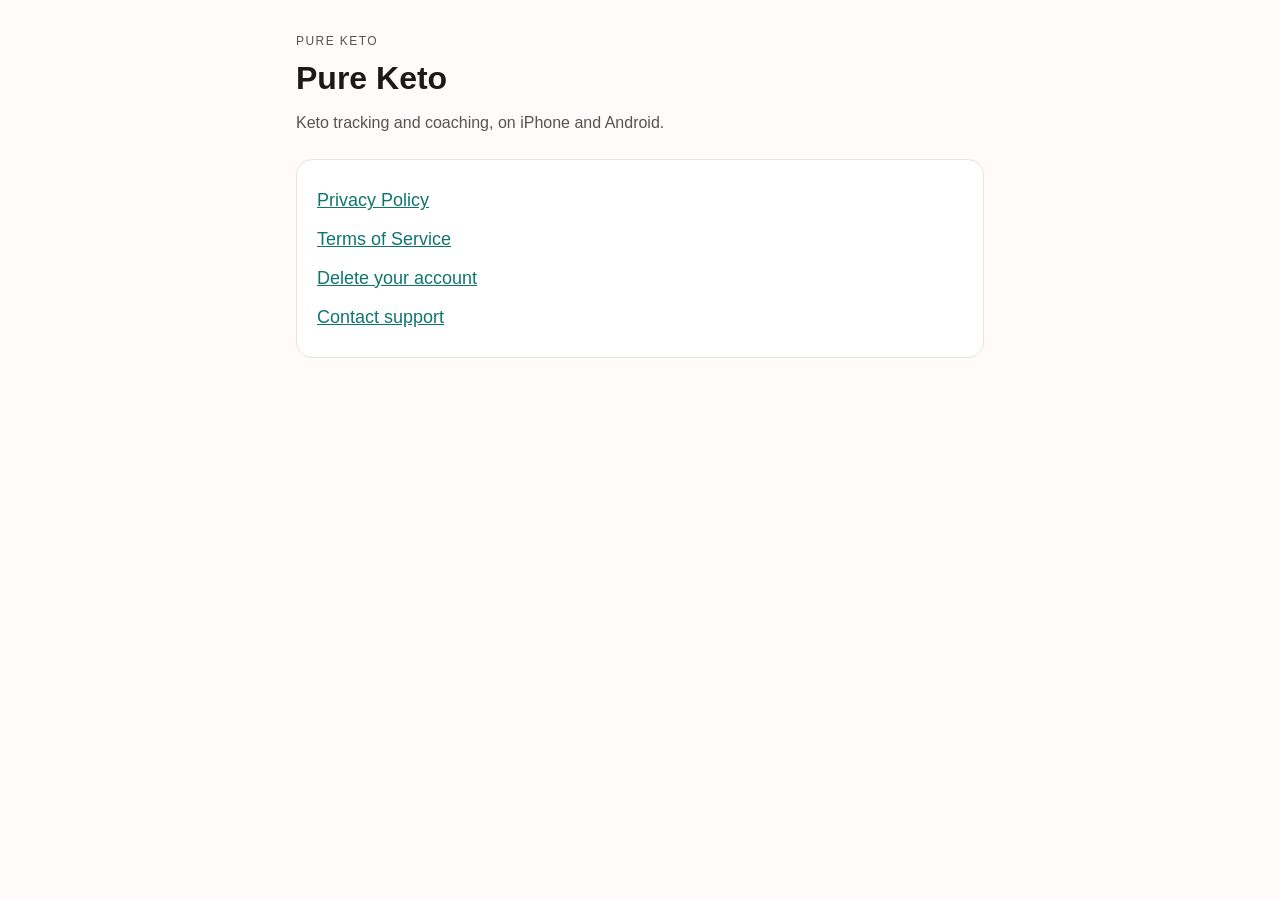
<file: index.html>
<!doctype html>
<!-- Pure Keto public site (2026-09-29): the pages the app stores link to. -->
<html lang="en">
<head>
<meta charset="utf-8">
<meta name="viewport" content="width=device-width, initial-scale=1">
<title>Pure Keto</title>
<meta name="description" content="Pure Keto: keto tracking and coaching.">
<link rel="stylesheet" href="style.css">
</head>
<body>
<main>
<p class="kicker">Pure Keto</p>
<h1>Pure Keto</h1>
<p class="lead">Keto tracking and coaching, on iPhone and Android.</p>
<section>
<ul class="links">
<li><a href="privacy.html">Privacy Policy</a></li>
<li><a href="terms.html">Terms of Service</a></li>
<li><a href="delete-account.html">Delete your account</a></li>
<li><a href="mailto:support@lifteddigitalmedia.com">Contact support</a></li>
</ul>
</section>
</main>
</body>
</html>
</file>
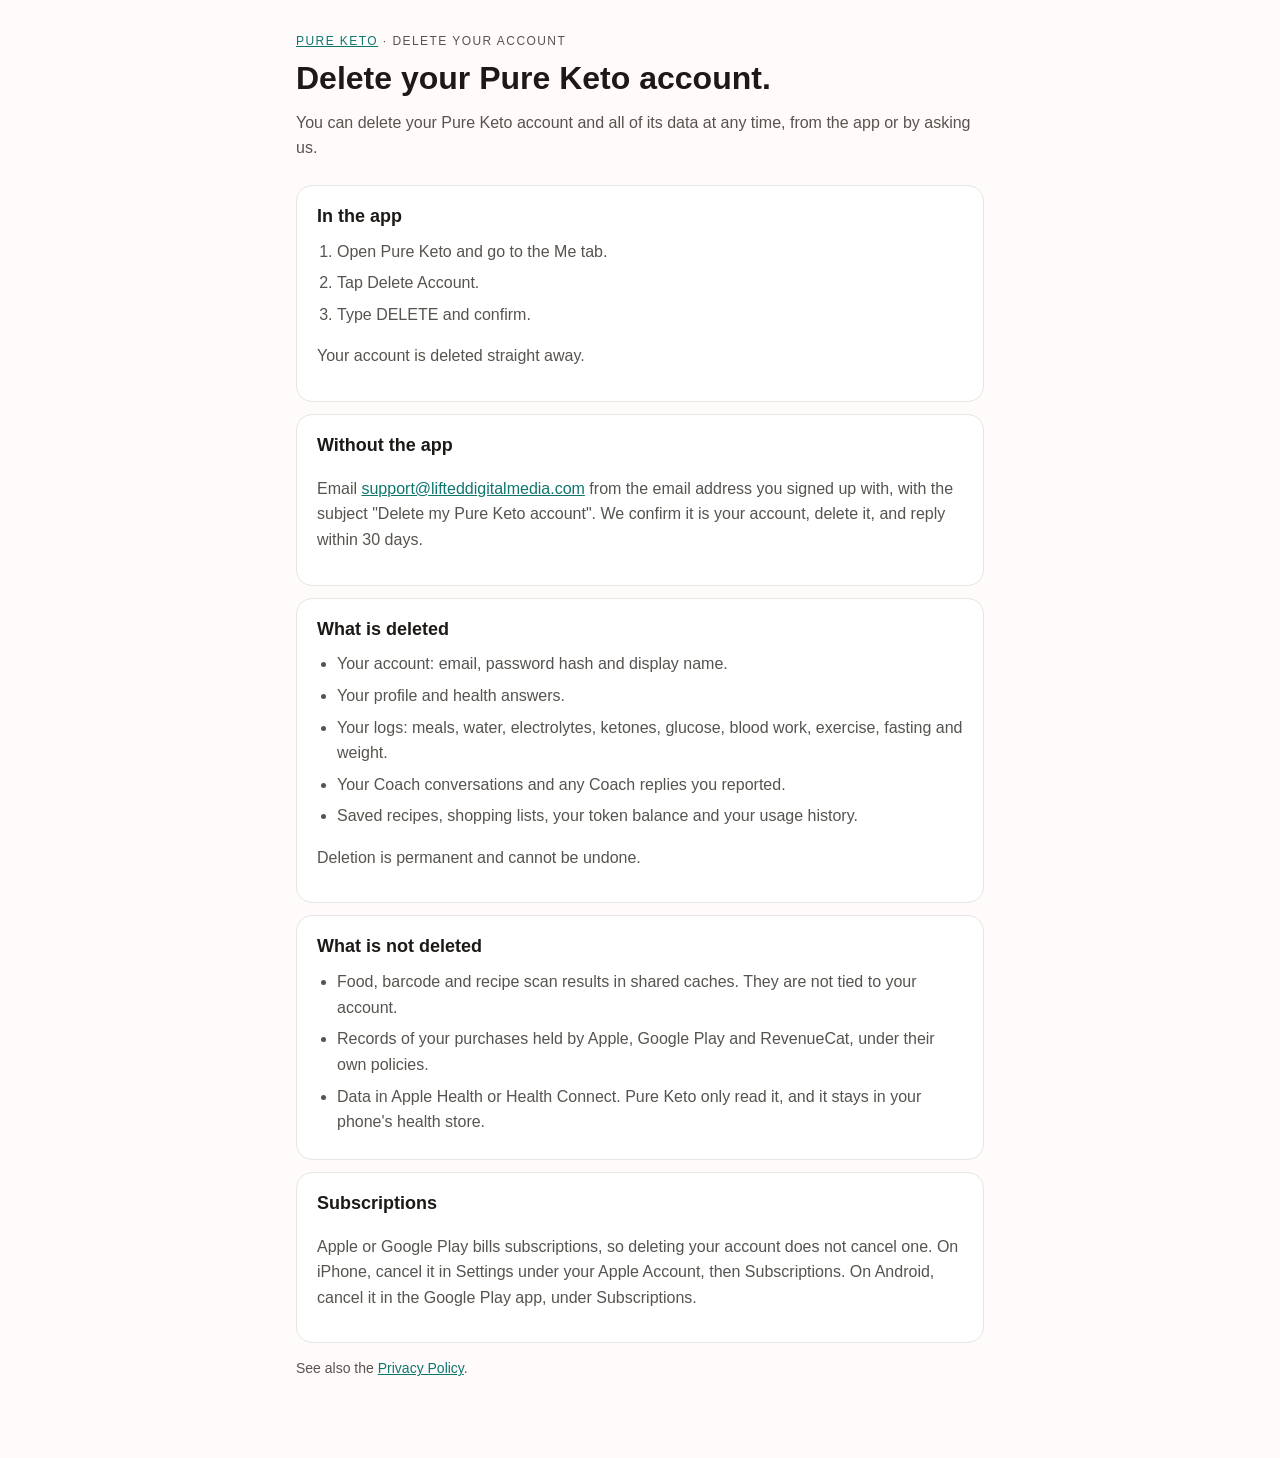
<file: delete-account.html>
<!doctype html>
<!--
  Account deletion request page (2026-09-29). Google Play requires a web
  link where people can ask for their account and data to be deleted
  without reinstalling the app, naming the app, the steps, and what is
  deleted or kept (support.google.com/googleplay/android-developer/answer/13327111).
  The in-app path matches app/settings/delete-account.tsx (type DELETE) and
  supabase/functions/delete-account (auth.admin.deleteUser, which cascades
  to every table keyed to the profile).
-->
<html lang="en">
<head>
<meta charset="utf-8">
<meta name="viewport" content="width=device-width, initial-scale=1">
<title>Delete Your Account · Pure Keto</title>
<meta name="description" content="How to delete your Pure Keto account and data.">
<link rel="stylesheet" href="style.css">
</head>
<body>
<main>
<p class="kicker"><a href="./">Pure Keto</a> · Delete your account</p>
<h1>Delete your Pure Keto account.</h1>
<p class="lead">You can delete your Pure Keto account and all of its data at any time, from the app or by asking us.</p>

<section>
<h2>In the app</h2>
<ol>
<li>Open Pure Keto and go to the Me tab.</li>
<li>Tap Delete Account.</li>
<li>Type DELETE and confirm.</li>
</ol>
<p>Your account is deleted straight away.</p>
</section>

<section>
<h2>Without the app</h2>
<p>Email <a href="mailto:support@lifteddigitalmedia.com?subject=Delete%20my%20Pure%20Keto%20account">support@lifteddigitalmedia.com</a> from the email address you signed up with, with the subject "Delete my Pure Keto account". We confirm it is your account, delete it, and reply within 30 days.</p>
</section>

<section>
<h2>What is deleted</h2>
<ul>
<li>Your account: email, password hash and display name.</li>
<li>Your profile and health answers.</li>
<li>Your logs: meals, water, electrolytes, ketones, glucose, blood work, exercise, fasting and weight.</li>
<li>Your Coach conversations and any Coach replies you reported.</li>
<li>Saved recipes, shopping lists, your token balance and your usage history.</li>
</ul>
<p>Deletion is permanent and cannot be undone.</p>
</section>

<section>
<h2>What is not deleted</h2>
<ul>
<li>Food, barcode and recipe scan results in shared caches. They are not tied to your account.</li>
<li>Records of your purchases held by Apple, Google Play and RevenueCat, under their own policies.</li>
<li>Data in Apple Health or Health Connect. Pure Keto only read it, and it stays in your phone's health store.</li>
</ul>
</section>

<section>
<h2>Subscriptions</h2>
<p>Apple or Google Play bills subscriptions, so deleting your account does not cancel one. On iPhone, cancel it in Settings under your Apple Account, then Subscriptions. On Android, cancel it in the Google Play app, under Subscriptions.</p>
</section>

<p class="foot">See also the <a href="privacy.html">Privacy Policy</a>.</p>
</main>
</body>
</html>
</file>
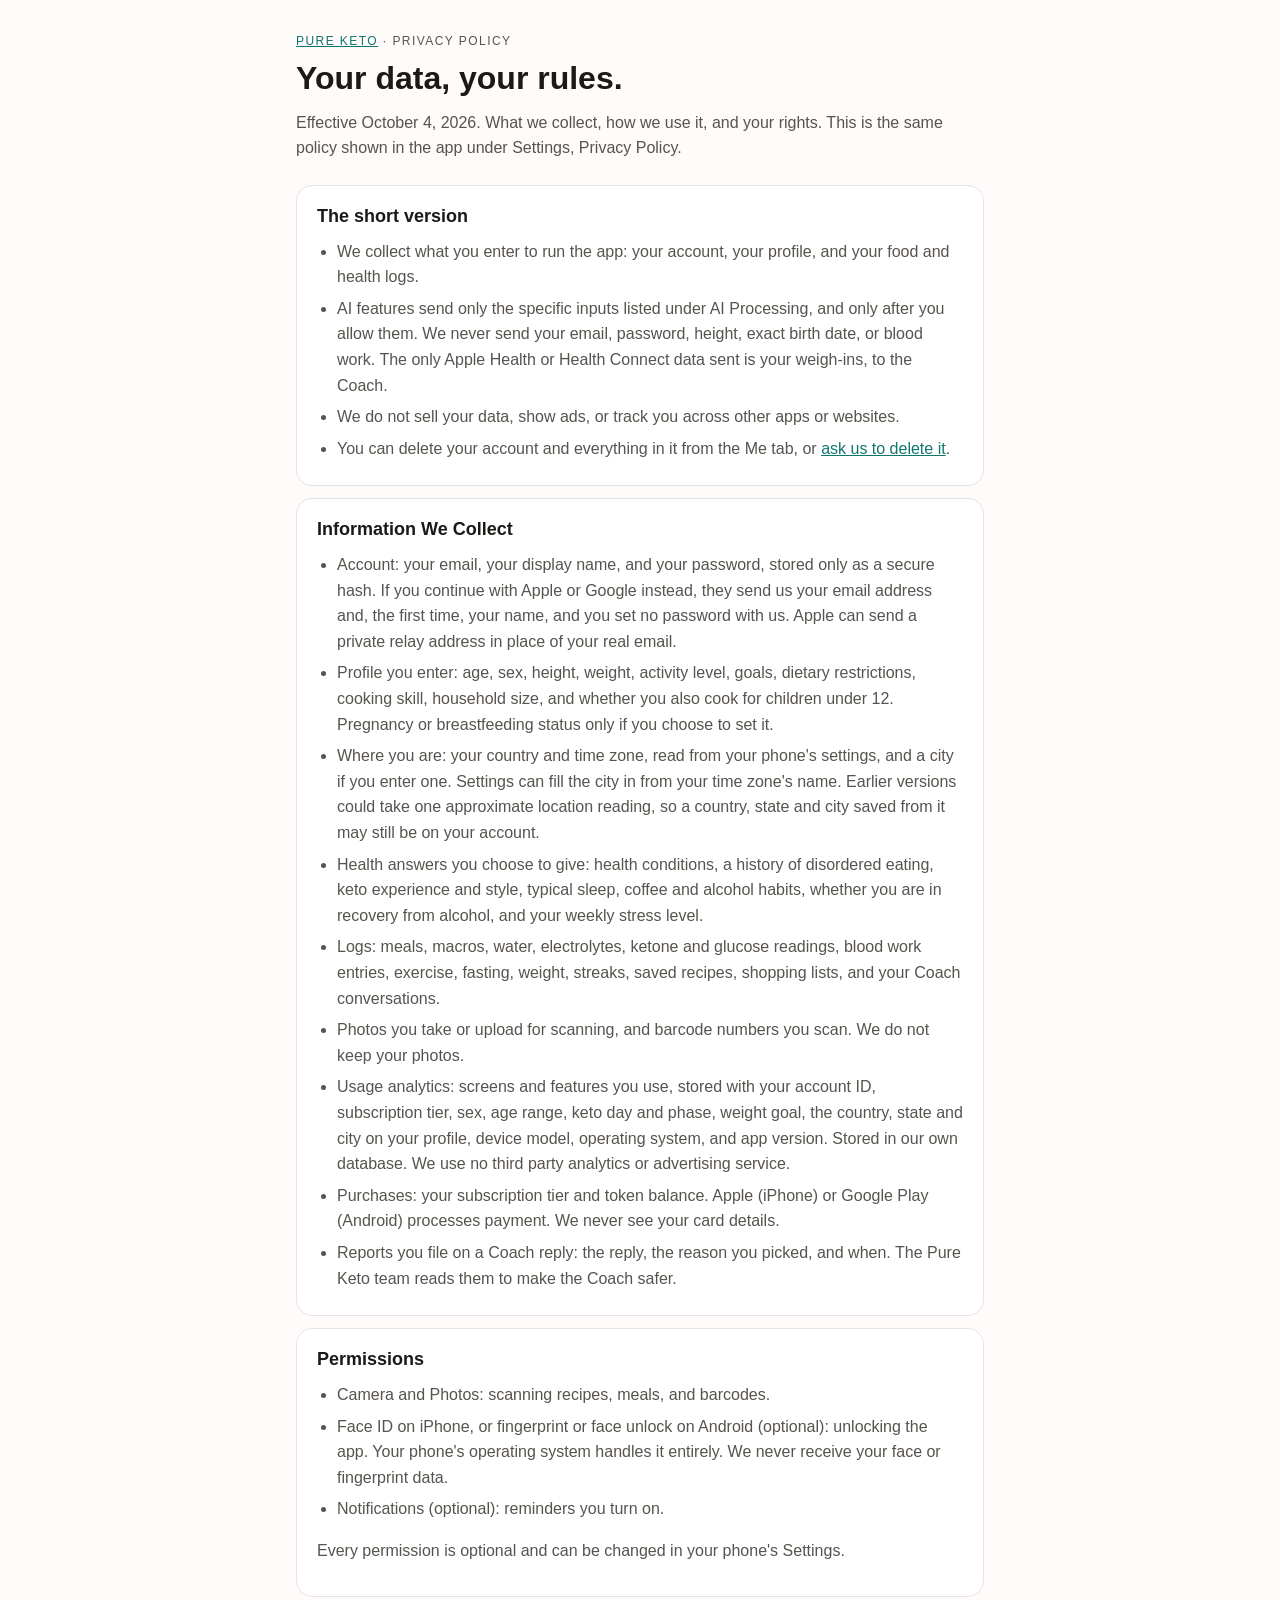
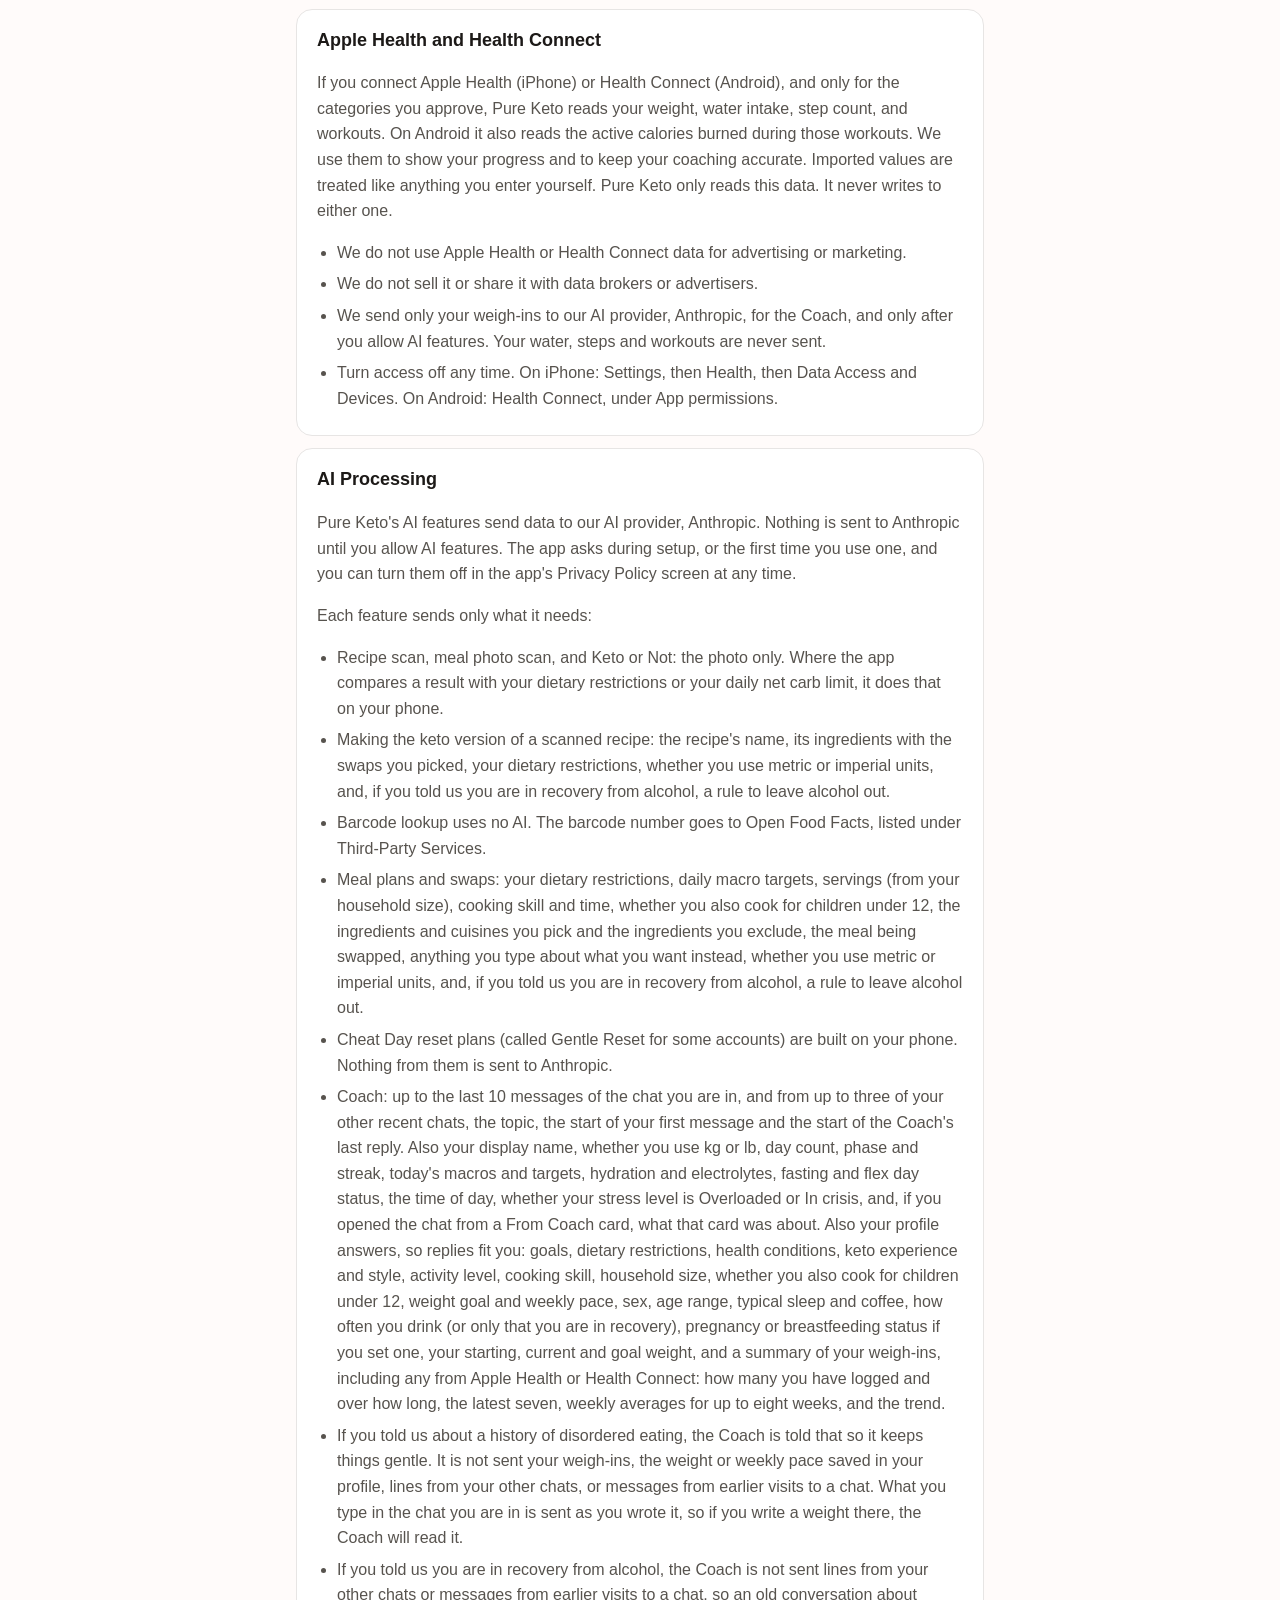
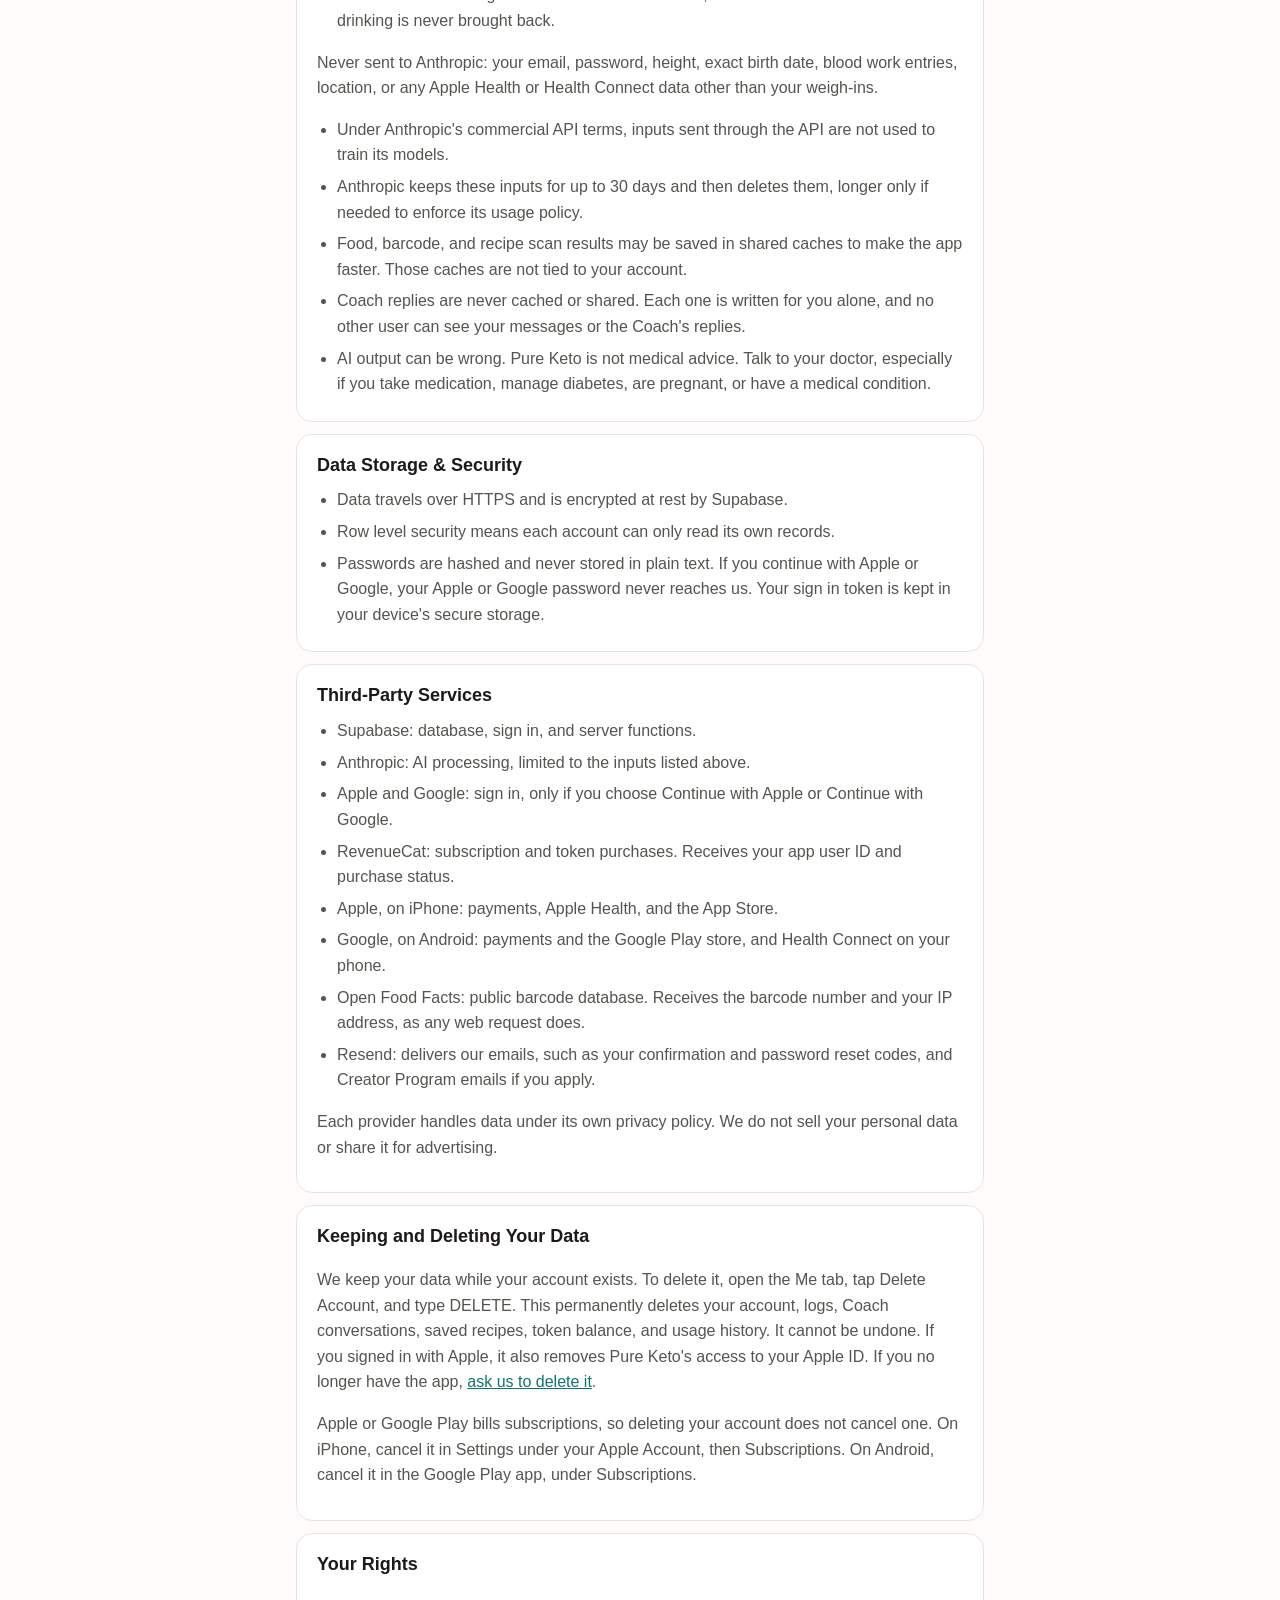
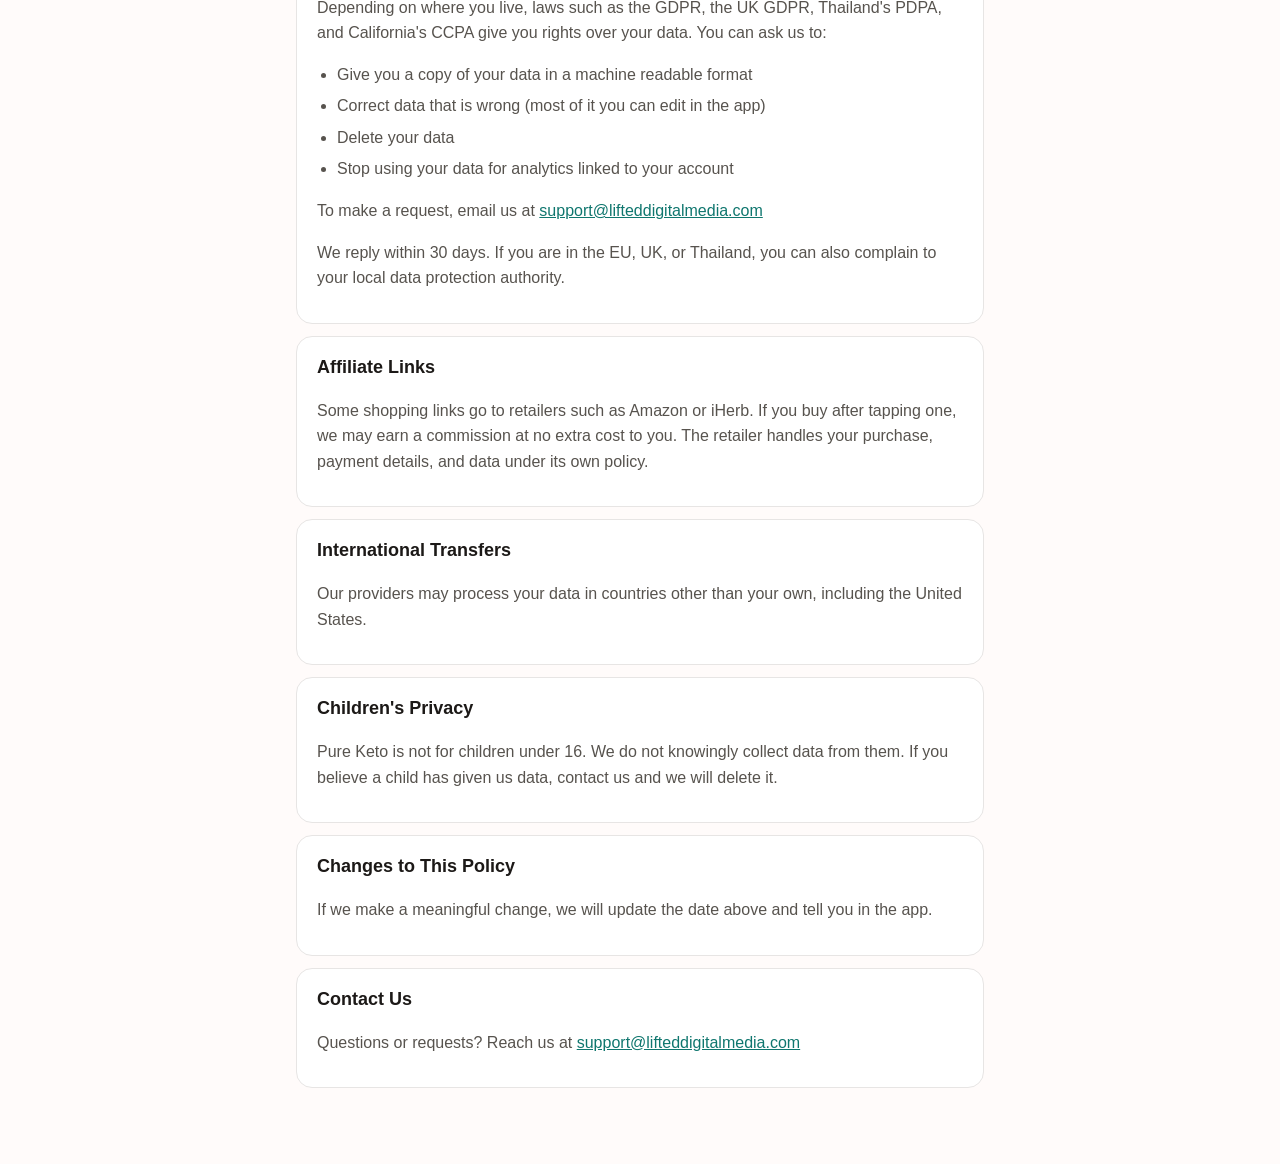
<file: privacy.html>
<!doctype html>
<!--
  Pure Keto privacy policy, public web version (2026-09-29).
  Google Play and the App Store both need this at a public URL. It says the
  same as the in-app policy (app/settings/privacy.tsx), written for both
  platforms at once: Apple Health on iPhone, Health Connect on Android.
  scripts/tests/website.test.mjs fails if a section of the in-app policy is
  missing here or the effective dates differ. Change both together.
-->
<html lang="en">
<head>
<meta charset="utf-8">
<meta name="viewport" content="width=device-width, initial-scale=1">
<title>Privacy Policy · Pure Keto</title>
<meta name="description" content="What Pure Keto collects, how it is used, and your rights.">
<link rel="stylesheet" href="style.css">
</head>
<body>
<main>
<p class="kicker"><a href="./">Pure Keto</a> · Privacy Policy</p>
<h1>Your data, your rules.</h1>
<p class="lead">Effective <span id="effective">October 4, 2026</span>. What we collect, how we use it, and your rights. This is the same policy shown in the app under Settings, Privacy Policy.</p>

<section>
<h2>The short version</h2>
<ul>
<li>We collect what you enter to run the app: your account, your profile, and your food and health logs.</li>
<li>AI features send only the specific inputs listed under AI Processing, and only after you allow them. We never send your email, password, height, exact birth date, or blood work. The only Apple Health or Health Connect data sent is your weigh-ins, to the Coach.</li>
<li>We do not sell your data, show ads, or track you across other apps or websites.</li>
<li>You can delete your account and everything in it from the Me tab, or <a href="delete-account.html">ask us to delete it</a>.</li>
</ul>
</section>

<section>
<h2>Information We Collect</h2>
<ul>
<li>Account: your email, your display name, and your password, stored only as a secure hash. If you continue with Apple or Google instead, they send us your email address and, the first time, your name, and you set no password with us. Apple can send a private relay address in place of your real email.</li>
<li>Profile you enter: age, sex, height, weight, activity level, goals, dietary restrictions, cooking skill, household size, and whether you also cook for children under 12. Pregnancy or breastfeeding status only if you choose to set it.</li>
<li>Where you are: your country and time zone, read from your phone's settings, and a city if you enter one. Settings can fill the city in from your time zone's name. Earlier versions could take one approximate location reading, so a country, state and city saved from it may still be on your account.</li>
<li>Health answers you choose to give: health conditions, a history of disordered eating, keto experience and style, typical sleep, coffee and alcohol habits, whether you are in recovery from alcohol, and your weekly stress level.</li>
<li>Logs: meals, macros, water, electrolytes, ketone and glucose readings, blood work entries, exercise, fasting, weight, streaks, saved recipes, shopping lists, and your Coach conversations.</li>
<li>Photos you take or upload for scanning, and barcode numbers you scan. We do not keep your photos.</li>
<li>Usage analytics: screens and features you use, stored with your account ID, subscription tier, sex, age range, keto day and phase, weight goal, the country, state and city on your profile, device model, operating system, and app version. Stored in our own database. We use no third party analytics or advertising service.</li>
<li>Purchases: your subscription tier and token balance. Apple (iPhone) or Google Play (Android) processes payment. We never see your card details.</li>
<li>Reports you file on a Coach reply: the reply, the reason you picked, and when. The Pure Keto team reads them to make the Coach safer.</li>
</ul>
</section>

<section>
<h2>Permissions</h2>
<ul>
<li>Camera and Photos: scanning recipes, meals, and barcodes.</li>
<li>Face ID on iPhone, or fingerprint or face unlock on Android (optional): unlocking the app. Your phone's operating system handles it entirely. We never receive your face or fingerprint data.</li>
<li>Notifications (optional): reminders you turn on.</li>
</ul>
<p>Every permission is optional and can be changed in your phone's Settings.</p>
</section>

<section>
<h2>Apple Health and Health Connect</h2>
<p>If you connect Apple Health (iPhone) or Health Connect (Android), and only for the categories you approve, Pure Keto reads your weight, water intake, step count, and workouts. On Android it also reads the active calories burned during those workouts. We use them to show your progress and to keep your coaching accurate. Imported values are treated like anything you enter yourself. Pure Keto only reads this data. It never writes to either one.</p>
<ul>
<li>We do not use Apple Health or Health Connect data for advertising or marketing.</li>
<li>We do not sell it or share it with data brokers or advertisers.</li>
<li>We send only your weigh-ins to our AI provider, Anthropic, for the Coach, and only after you allow AI features. Your water, steps and workouts are never sent.</li>
<li>Turn access off any time. On iPhone: Settings, then Health, then Data Access and Devices. On Android: Health Connect, under App permissions.</li>
</ul>
</section>

<section>
<h2>AI Processing</h2>
<p>Pure Keto's AI features send data to our AI provider, Anthropic. Nothing is sent to Anthropic until you allow AI features. The app asks during setup, or the first time you use one, and you can turn them off in the app's Privacy Policy screen at any time.</p>
<p>Each feature sends only what it needs:</p>
<ul>
<li>Recipe scan, meal photo scan, and Keto or Not: the photo only. Where the app compares a result with your dietary restrictions or your daily net carb limit, it does that on your phone.</li>
<li>Making the keto version of a scanned recipe: the recipe's name, its ingredients with the swaps you picked, your dietary restrictions, whether you use metric or imperial units, and, if you told us you are in recovery from alcohol, a rule to leave alcohol out.</li>
<li>Barcode lookup uses no AI. The barcode number goes to Open Food Facts, listed under Third-Party Services.</li>
<li>Meal plans and swaps: your dietary restrictions, daily macro targets, servings (from your household size), cooking skill and time, whether you also cook for children under 12, the ingredients and cuisines you pick and the ingredients you exclude, the meal being swapped, anything you type about what you want instead, whether you use metric or imperial units, and, if you told us you are in recovery from alcohol, a rule to leave alcohol out.</li>
<li>Cheat Day reset plans (called Gentle Reset for some accounts) are built on your phone. Nothing from them is sent to Anthropic.</li>
<li>Coach: up to the last 10 messages of the chat you are in, and from up to three of your other recent chats, the topic, the start of your first message and the start of the Coach's last reply. Also your display name, whether you use kg or lb, day count, phase and streak, today's macros and targets, hydration and electrolytes, fasting and flex day status, the time of day, whether your stress level is Overloaded or In crisis, and, if you opened the chat from a From Coach card, what that card was about. Also your profile answers, so replies fit you: goals, dietary restrictions, health conditions, keto experience and style, activity level, cooking skill, household size, whether you also cook for children under 12, weight goal and weekly pace, sex, age range, typical sleep and coffee, how often you drink (or only that you are in recovery), pregnancy or breastfeeding status if you set one, your starting, current and goal weight, and a summary of your weigh-ins, including any from Apple Health or Health Connect: how many you have logged and over how long, the latest seven, weekly averages for up to eight weeks, and the trend.</li>
<li>If you told us about a history of disordered eating, the Coach is told that so it keeps things gentle. It is not sent your weigh-ins, the weight or weekly pace saved in your profile, lines from your other chats, or messages from earlier visits to a chat. What you type in the chat you are in is sent as you wrote it, so if you write a weight there, the Coach will read it.</li>
<li>If you told us you are in recovery from alcohol, the Coach is not sent lines from your other chats or messages from earlier visits to a chat, so an old conversation about drinking is never brought back.</li>
</ul>
<p>Never sent to Anthropic: your email, password, height, exact birth date, blood work entries, location, or any Apple Health or Health Connect data other than your weigh-ins.</p>
<ul>
<li>Under Anthropic's commercial API terms, inputs sent through the API are not used to train its models.</li>
<li>Anthropic keeps these inputs for up to 30 days and then deletes them, longer only if needed to enforce its usage policy.</li>
<li>Food, barcode, and recipe scan results may be saved in shared caches to make the app faster. Those caches are not tied to your account.</li>
<li>Coach replies are never cached or shared. Each one is written for you alone, and no other user can see your messages or the Coach's replies.</li>
<li>AI output can be wrong. Pure Keto is not medical advice. Talk to your doctor, especially if you take medication, manage diabetes, are pregnant, or have a medical condition.</li>
</ul>
</section>

<section>
<h2>Data Storage &amp; Security</h2>
<ul>
<li>Data travels over HTTPS and is encrypted at rest by Supabase.</li>
<li>Row level security means each account can only read its own records.</li>
<li>Passwords are hashed and never stored in plain text. If you continue with Apple or Google, your Apple or Google password never reaches us. Your sign in token is kept in your device's secure storage.</li>
</ul>
</section>

<section>
<h2>Third-Party Services</h2>
<ul>
<li>Supabase: database, sign in, and server functions.</li>
<li>Anthropic: AI processing, limited to the inputs listed above.</li>
<li>Apple and Google: sign in, only if you choose Continue with Apple or Continue with Google.</li>
<li>RevenueCat: subscription and token purchases. Receives your app user ID and purchase status.</li>
<li>Apple, on iPhone: payments, Apple Health, and the App Store.</li>
<li>Google, on Android: payments and the Google Play store, and Health Connect on your phone.</li>
<li>Open Food Facts: public barcode database. Receives the barcode number and your IP address, as any web request does.</li>
<li>Resend: delivers our emails, such as your confirmation and password reset codes, and Creator Program emails if you apply.</li>
</ul>
<p>Each provider handles data under its own privacy policy. We do not sell your personal data or share it for advertising.</p>
</section>

<section>
<h2>Keeping and Deleting Your Data</h2>
<p>We keep your data while your account exists. To delete it, open the Me tab, tap Delete Account, and type DELETE. This permanently deletes your account, logs, Coach conversations, saved recipes, token balance, and usage history. It cannot be undone. If you signed in with Apple, it also removes Pure Keto's access to your Apple ID. If you no longer have the app, <a href="delete-account.html">ask us to delete it</a>.</p>
<p>Apple or Google Play bills subscriptions, so deleting your account does not cancel one. On iPhone, cancel it in Settings under your Apple Account, then Subscriptions. On Android, cancel it in the Google Play app, under Subscriptions.</p>
</section>

<section>
<h2>Your Rights</h2>
<p>Depending on where you live, laws such as the GDPR, the UK GDPR, Thailand's PDPA, and California's CCPA give you rights over your data. You can ask us to:</p>
<ul>
<li>Give you a copy of your data in a machine readable format</li>
<li>Correct data that is wrong (most of it you can edit in the app)</li>
<li>Delete your data</li>
<li>Stop using your data for analytics linked to your account</li>
</ul>
<p>To make a request, email us at <a href="mailto:support@lifteddigitalmedia.com">support@lifteddigitalmedia.com</a></p>
<p>We reply within 30 days. If you are in the EU, UK, or Thailand, you can also complain to your local data protection authority.</p>
</section>

<section>
<h2>Affiliate Links</h2>
<p>Some shopping links go to retailers such as Amazon or iHerb. If you buy after tapping one, we may earn a commission at no extra cost to you. The retailer handles your purchase, payment details, and data under its own policy.</p>
</section>

<section>
<h2>International Transfers</h2>
<p>Our providers may process your data in countries other than your own, including the United States.</p>
</section>

<section>
<h2>Children's Privacy</h2>
<p>Pure Keto is not for children under 16. We do not knowingly collect data from them. If you believe a child has given us data, contact us and we will delete it.</p>
</section>

<section>
<h2>Changes to This Policy</h2>
<p>If we make a meaningful change, we will update the date above and tell you in the app.</p>
</section>

<section>
<h2>Contact Us</h2>
<p>Questions or requests? Reach us at <a href="mailto:support@lifteddigitalmedia.com">support@lifteddigitalmedia.com</a></p>
</section>
</main>
</body>
</html>
</file>
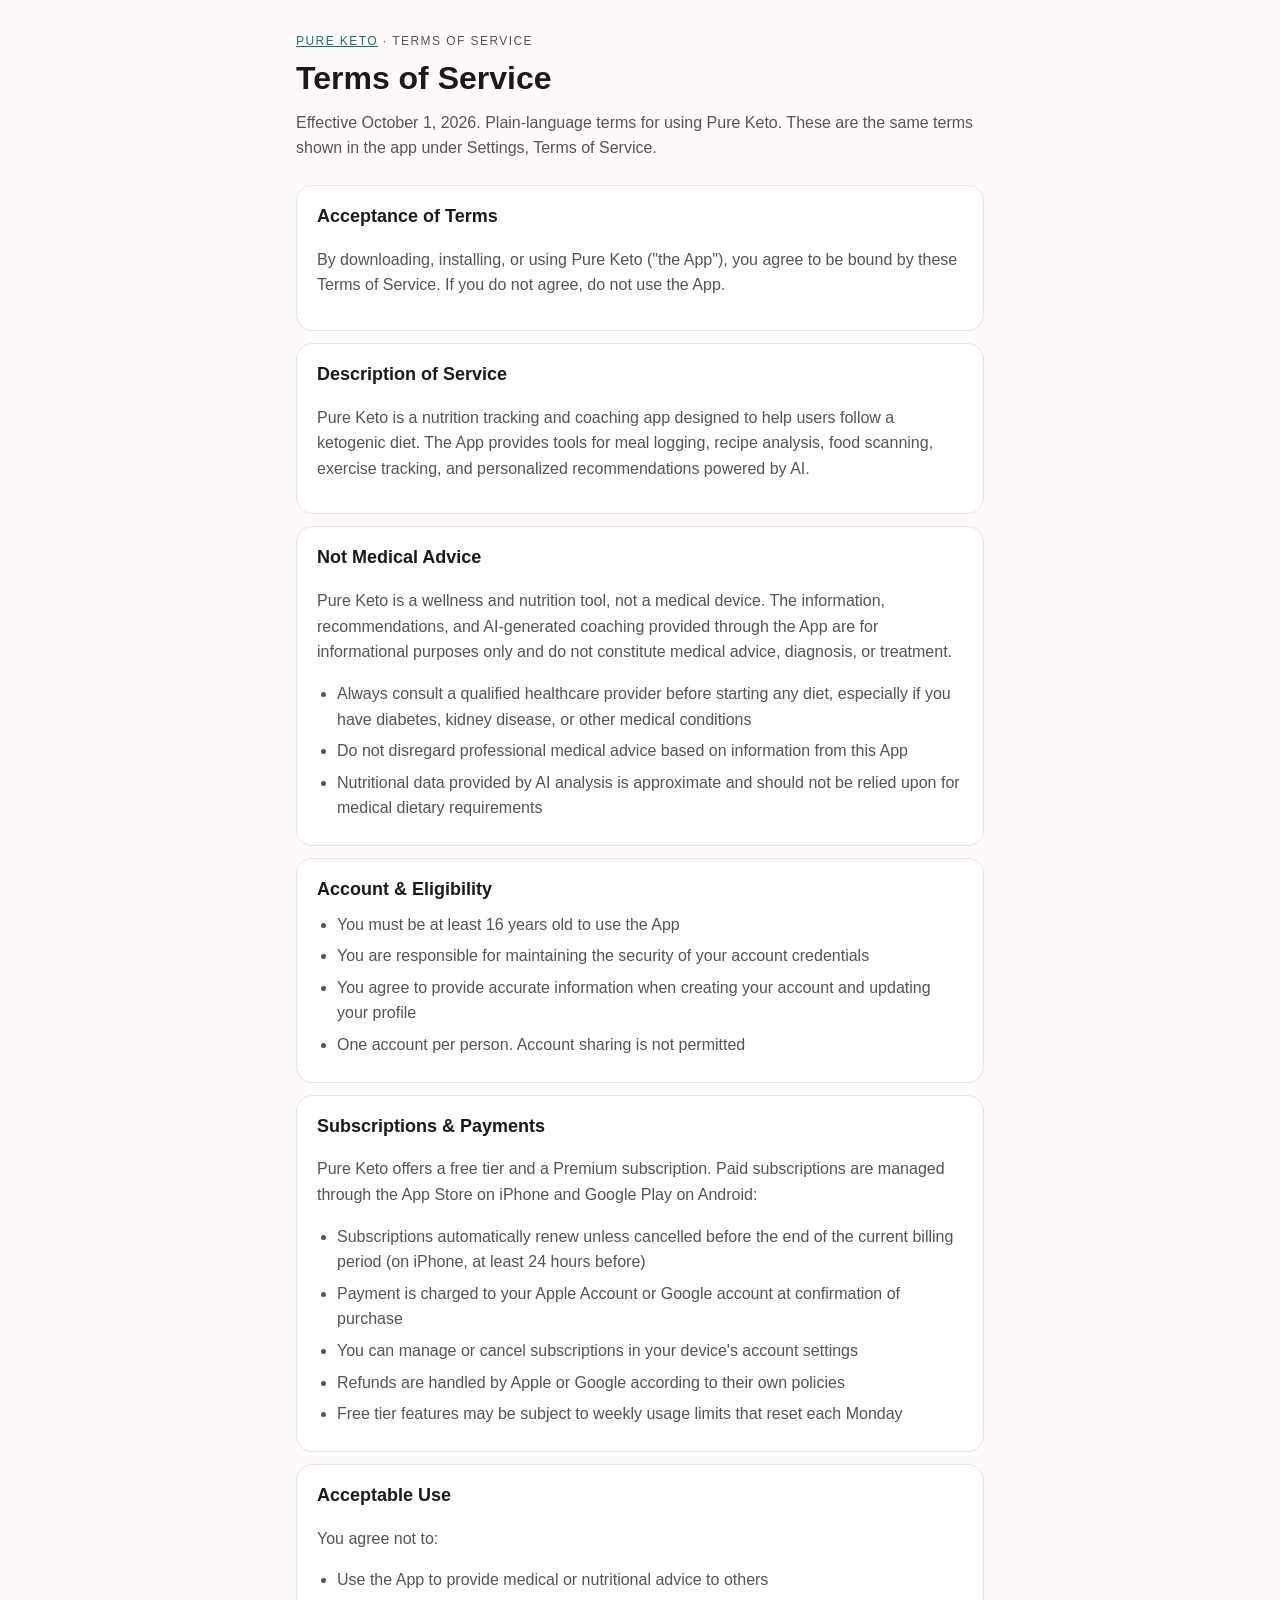
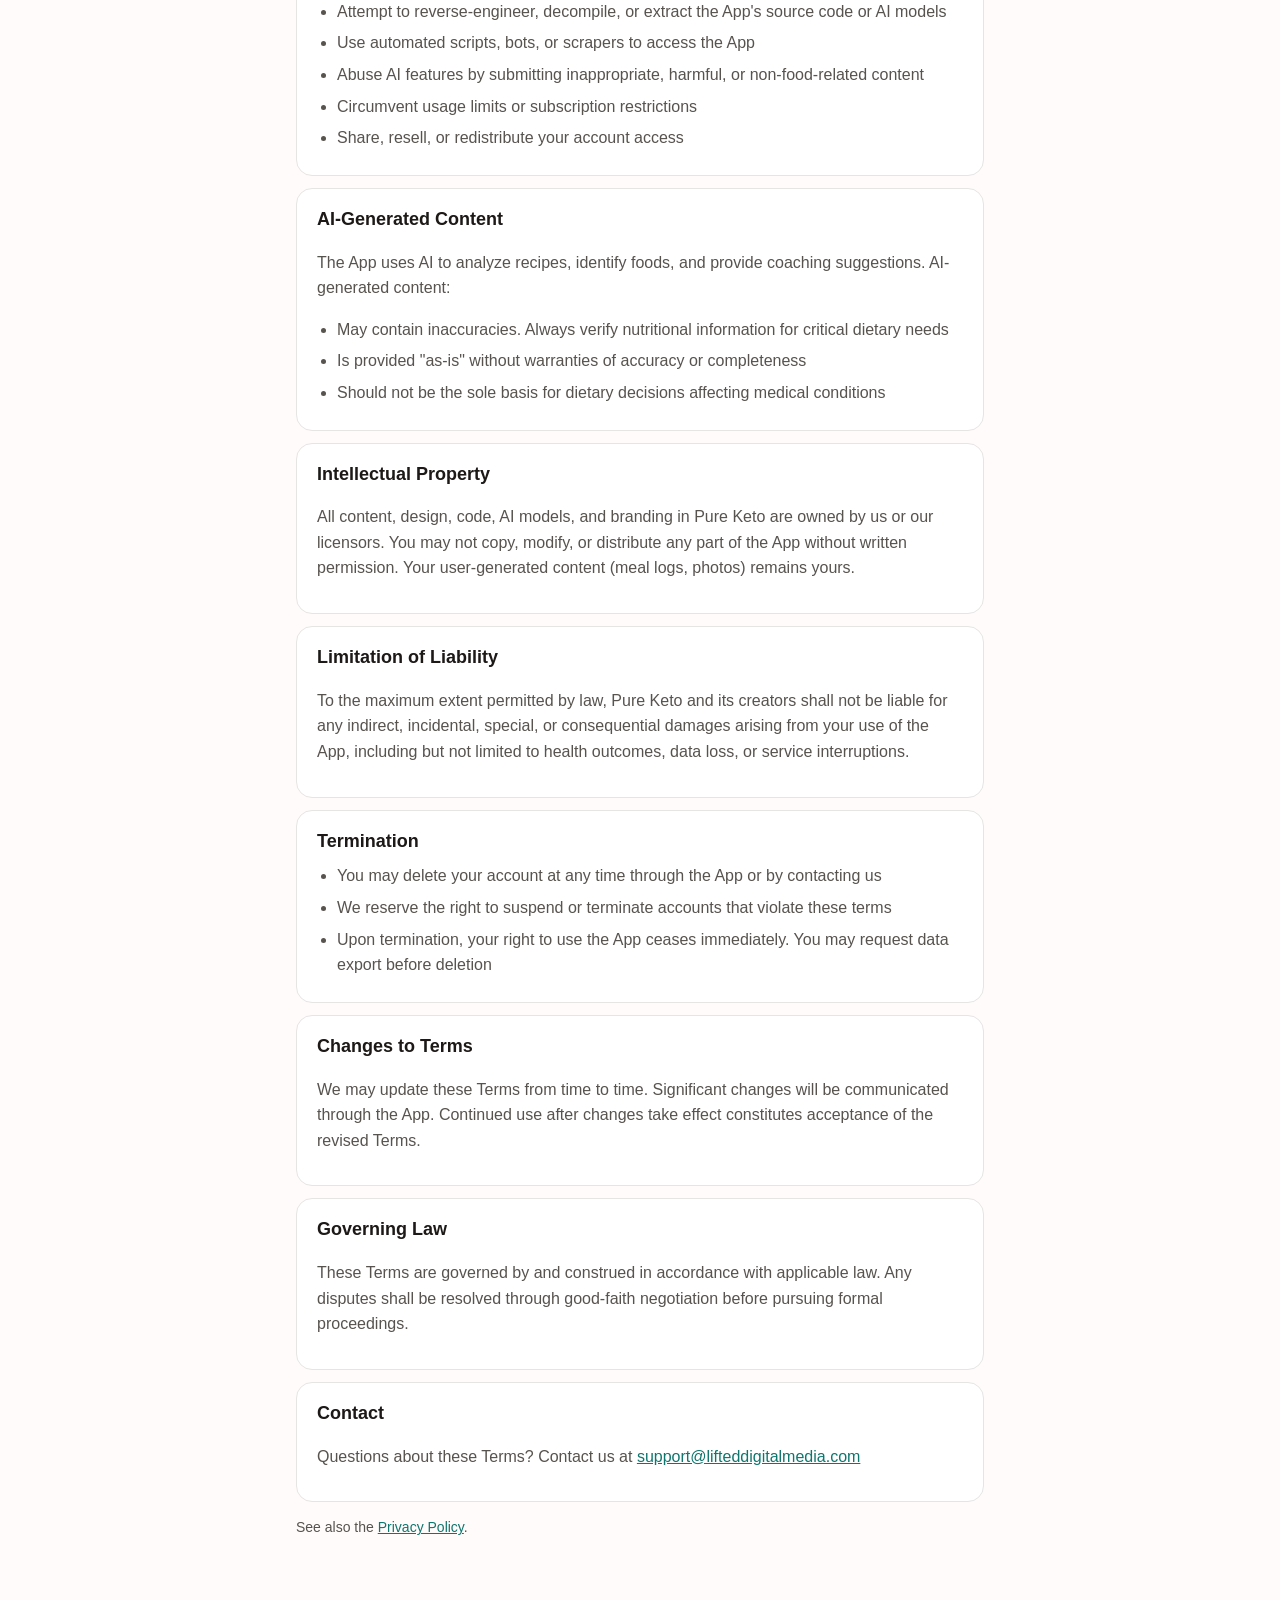
<file: terms.html>
<!doctype html>
<!--
  Pure Keto Terms of Service, public web version (2026-10-01).
  Apple: "your app and App Store metadata must include links to your Terms of
  Use and Privacy Policy" (developer.apple.com/app-store/subscriptions). This
  says the same as the in-app terms (app/settings/terms.tsx), written for both
  platforms at once. scripts/tests/website.test.mjs fails if a section of the
  in-app terms is missing here or the effective dates differ.
-->
<html lang="en">
<head>
<meta charset="utf-8">
<meta name="viewport" content="width=device-width, initial-scale=1">
<title>Terms of Service · Pure Keto</title>
<meta name="description" content="The terms for using Pure Keto.">
<link rel="stylesheet" href="style.css">
</head>
<body>
<main>
<p class="kicker"><a href="./">Pure Keto</a> · Terms of Service</p>
<h1>Terms of Service</h1>
<p class="lead">Effective <span id="effective">October 1, 2026</span>. Plain-language terms for using Pure Keto. These are the same terms shown in the app under Settings, Terms of Service.</p>

<section>
<h2>Acceptance of Terms</h2>
<p>By downloading, installing, or using Pure Keto ("the App"), you agree to be bound by these Terms of Service. If you do not agree, do not use the App.</p>
</section>

<section>
<h2>Description of Service</h2>
<p>Pure Keto is a nutrition tracking and coaching app designed to help users follow a ketogenic diet. The App provides tools for meal logging, recipe analysis, food scanning, exercise tracking, and personalized recommendations powered by AI.</p>
</section>

<section>
<h2>Not Medical Advice</h2>
<p>Pure Keto is a wellness and nutrition tool, not a medical device. The information, recommendations, and AI-generated coaching provided through the App are for informational purposes only and do not constitute medical advice, diagnosis, or treatment.</p>
<ul>
<li>Always consult a qualified healthcare provider before starting any diet, especially if you have diabetes, kidney disease, or other medical conditions</li>
<li>Do not disregard professional medical advice based on information from this App</li>
<li>Nutritional data provided by AI analysis is approximate and should not be relied upon for medical dietary requirements</li>
</ul>
</section>

<section>
<h2>Account &amp; Eligibility</h2>
<ul>
<li>You must be at least 16 years old to use the App</li>
<li>You are responsible for maintaining the security of your account credentials</li>
<li>You agree to provide accurate information when creating your account and updating your profile</li>
<li>One account per person. Account sharing is not permitted</li>
</ul>
</section>

<section>
<h2>Subscriptions &amp; Payments</h2>
<p>Pure Keto offers a free tier and a Premium subscription. Paid subscriptions are managed through the App Store on iPhone and Google Play on Android:</p>
<ul>
<li>Subscriptions automatically renew unless cancelled before the end of the current billing period (on iPhone, at least 24 hours before)</li>
<li>Payment is charged to your Apple Account or Google account at confirmation of purchase</li>
<li>You can manage or cancel subscriptions in your device's account settings</li>
<li>Refunds are handled by Apple or Google according to their own policies</li>
<li>Free tier features may be subject to weekly usage limits that reset each Monday</li>
</ul>
</section>

<section>
<h2>Acceptable Use</h2>
<p>You agree not to:</p>
<ul>
<li>Use the App to provide medical or nutritional advice to others</li>
<li>Attempt to reverse-engineer, decompile, or extract the App's source code or AI models</li>
<li>Use automated scripts, bots, or scrapers to access the App</li>
<li>Abuse AI features by submitting inappropriate, harmful, or non-food-related content</li>
<li>Circumvent usage limits or subscription restrictions</li>
<li>Share, resell, or redistribute your account access</li>
</ul>
</section>

<section>
<h2>AI-Generated Content</h2>
<p>The App uses AI to analyze recipes, identify foods, and provide coaching suggestions. AI-generated content:</p>
<ul>
<li>May contain inaccuracies. Always verify nutritional information for critical dietary needs</li>
<li>Is provided "as-is" without warranties of accuracy or completeness</li>
<li>Should not be the sole basis for dietary decisions affecting medical conditions</li>
</ul>
</section>

<section>
<h2>Intellectual Property</h2>
<p>All content, design, code, AI models, and branding in Pure Keto are owned by us or our licensors. You may not copy, modify, or distribute any part of the App without written permission. Your user-generated content (meal logs, photos) remains yours.</p>
</section>

<section>
<h2>Limitation of Liability</h2>
<p>To the maximum extent permitted by law, Pure Keto and its creators shall not be liable for any indirect, incidental, special, or consequential damages arising from your use of the App, including but not limited to health outcomes, data loss, or service interruptions.</p>
</section>

<section>
<h2>Termination</h2>
<ul>
<li>You may delete your account at any time through the App or by contacting us</li>
<li>We reserve the right to suspend or terminate accounts that violate these terms</li>
<li>Upon termination, your right to use the App ceases immediately. You may request data export before deletion</li>
</ul>
</section>

<section>
<h2>Changes to Terms</h2>
<p>We may update these Terms from time to time. Significant changes will be communicated through the App. Continued use after changes take effect constitutes acceptance of the revised Terms.</p>
</section>

<section>
<h2>Governing Law</h2>
<p>These Terms are governed by and construed in accordance with applicable law. Any disputes shall be resolved through good-faith negotiation before pursuing formal proceedings.</p>
</section>

<section>
<h2>Contact</h2>
<p>Questions about these Terms? Contact us at <a href="mailto:support@lifteddigitalmedia.com">support@lifteddigitalmedia.com</a></p>
</section>

<p class="foot">See also the <a href="privacy.html">Privacy Policy</a>.</p>
</main>
</body>
</html>
</file>
<file: style.css>
/* Pure Keto public pages. Light and dark follow the reader's setting. */
:root {
  --bg: #fffbfa;
  --surface: #ffffff;
  --text: #1c1917;
  --muted: #57534e;
  --border: #e7e5e4;
  --accent: #0f766e;
}
@media (prefers-color-scheme: dark) {
  :root {
    --bg: #0c0a09;
    --surface: #1c1917;
    --text: #fafaf9;
    --muted: #a8a29e;
    --border: #292524;
    --accent: #2dd4bf;
  }
}
* { box-sizing: border-box; }
body {
  margin: 0;
  background: var(--bg);
  color: var(--text);
  font: 16px/1.6 -apple-system, BlinkMacSystemFont, "Segoe UI", Roboto, sans-serif;
}
main { max-width: 720px; margin: 0 auto; padding: 32px 16px 64px; }
.kicker { font-size: 12px; letter-spacing: 0.12em; text-transform: uppercase; color: var(--muted); margin: 0 0 8px; }
h1 { font-size: 32px; line-height: 1.2; margin: 0 0 12px; }
.lead { color: var(--muted); margin: 0 0 24px; }
section {
  background: var(--surface);
  border: 1px solid var(--border);
  border-radius: 16px;
  padding: 16px 20px;
  margin: 0 0 12px;
}
h2 { font-size: 18px; margin: 0 0 8px; }
p, li { color: var(--muted); }
ul, ol { padding-left: 20px; margin: 8px 0; }
li { margin: 6px 0; }
a { color: var(--accent); }
.links { list-style: none; padding: 0; }
.links li { margin: 10px 0; font-size: 18px; }
.foot { color: var(--muted); font-size: 14px; }
</file>
